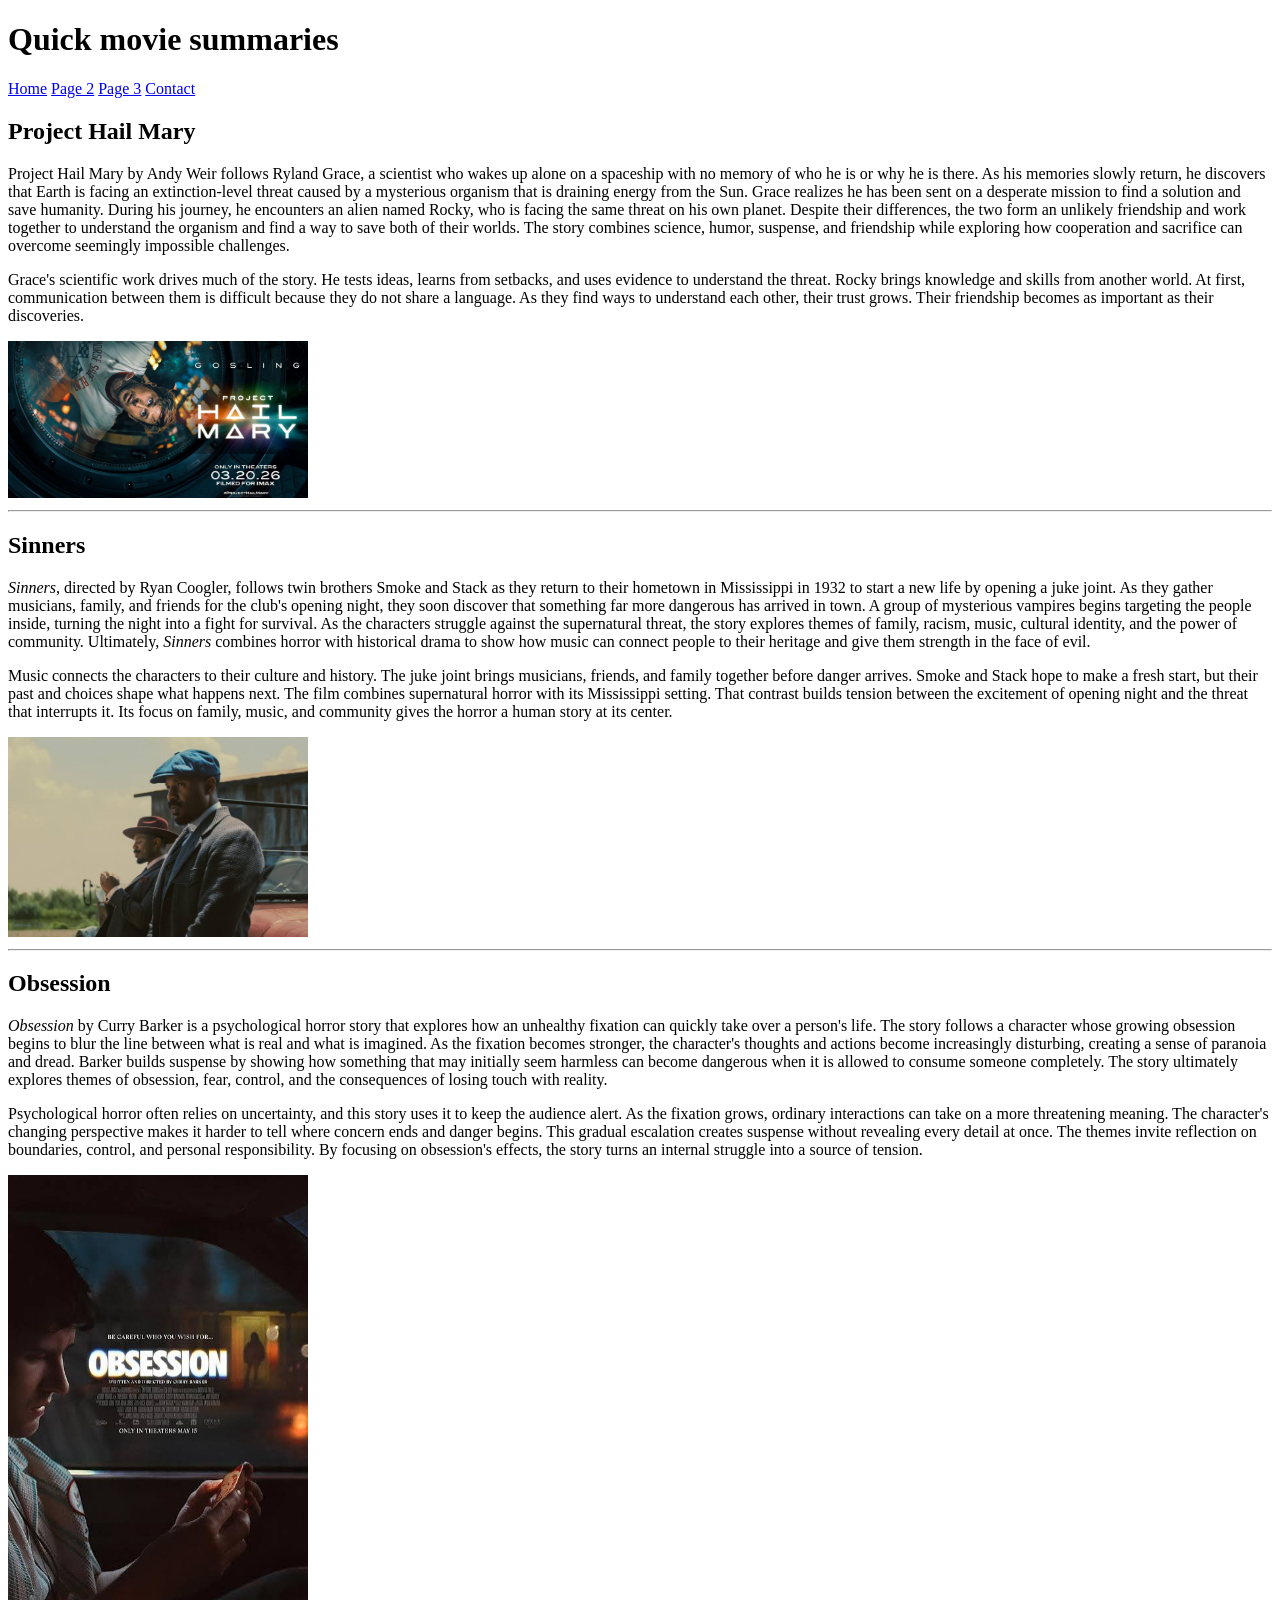
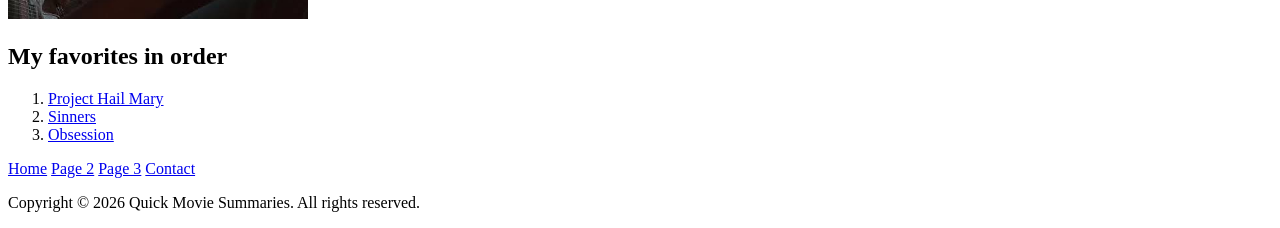
<file: index.html>
<!DOCTYPE html>
<html lang="en">
<head>
    <meta charset="UTF-8">
    <meta name="viewport" content="width=device-width, initial-scale=1.0">
    <title>Quick Movie Summaries</title>
</head>
<body>
    <div id="container">
    <header>
        <h1>Quick movie summaries</h1>
    </header>
    <nav aria-label="Main navigation">
        <a href="index.html">Home</a>
        <a href="index.page2.html">Page 2</a>
        <a href="index.page3.html">Page 3</a>
        <a href="index.contact-1.html">Contact</a>
    </nav>
    <main>
        <section class="movie-summaries" aria-label="Movie summaries">
        <article id="project-hail-mary">
            <h2>Project Hail Mary</h2>
            <p>Project Hail Mary by Andy Weir follows Ryland Grace, a scientist who wakes up alone on a spaceship with no memory of who he is or why he is there. As his memories slowly return, he discovers that Earth is facing an extinction-level threat caused by a mysterious organism that is draining energy from the Sun. Grace realizes he has been sent on a desperate mission to find a solution and save humanity. During his journey, he encounters an alien named Rocky, who is facing the same threat on his own planet. Despite their differences, the two form an unlikely friendship and work together to understand the organism and find a way to save both of their worlds. The story combines science, humor, suspense, and friendship while exploring how cooperation and sacrifice can overcome seemingly impossible challenges.</p>
            <p>Grace's scientific work drives much of the story. He tests ideas, learns from setbacks, and uses evidence to understand the threat. Rocky brings knowledge and skills from another world. At first, communication between them is difficult because they do not share a language. As they find ways to understand each other, their trust grows. Their friendship becomes as important as their discoveries.</p>
            <img src="project%20hail%20mary.jpeg" alt="Project Hail Mary movie poster" width="300" loading="lazy">
            <hr>
        </article>

        <article id="sinners">
            <h2>Sinners</h2>
            <p><em>Sinners</em>, directed by Ryan Coogler, follows twin brothers Smoke and Stack as they return to their hometown in Mississippi in 1932 to start a new life by opening a juke joint. As they gather musicians, family, and friends for the club's opening night, they soon discover that something far more dangerous has arrived in town. A group of mysterious vampires begins targeting the people inside, turning the night into a fight for survival. As the characters struggle against the supernatural threat, the story explores themes of family, racism, music, cultural identity, and the power of community. Ultimately, <em>Sinners</em> combines horror with historical drama to show how music can connect people to their heritage and give them strength in the face of evil.</p>
            <p>Music connects the characters to their culture and history. The juke joint brings musicians, friends, and family together before danger arrives. Smoke and Stack hope to make a fresh start, but their past and choices shape what happens next. The film combines supernatural horror with its Mississippi setting. That contrast builds tension between the excitement of opening night and the threat that interrupts it. Its focus on family, music, and community gives the horror a human story at its center.</p>
            <img src="sinners.jpeg" alt="Sinners movie poster" width="300" loading="lazy">
            <hr>
        </article>

        <article id="obsession">
            <h2>Obsession</h2>
            <p><em>Obsession</em> by Curry Barker is a psychological horror story that explores how an unhealthy fixation can quickly take over a person's life. The story follows a character whose growing obsession begins to blur the line between what is real and what is imagined. As the fixation becomes stronger, the character's thoughts and actions become increasingly disturbing, creating a sense of paranoia and dread. Barker builds suspense by showing how something that may initially seem harmless can become dangerous when it is allowed to consume someone completely. The story ultimately explores themes of obsession, fear, control, and the consequences of losing touch with reality.</p>
            <p>Psychological horror often relies on uncertainty, and this story uses it to keep the audience alert. As the fixation grows, ordinary interactions can take on a more threatening meaning. The character's changing perspective makes it harder to tell where concern ends and danger begins. This gradual escalation creates suspense without revealing every detail at once. The themes invite reflection on boundaries, control, and personal responsibility. By focusing on obsession's effects, the story turns an internal struggle into a source of tension.</p>
            <img src="obsession.jpeg" alt="Obsession movie poster" width="300" loading="lazy">
        </article>
        </section>
        <aside aria-labelledby="favorites-title">
            <h2 id="favorites-title">My favorites in order</h2>
            <ol>
                <li><a href="https://en.wikipedia.org/wiki/Project_Hail_Mary_(film)" target="_blank" rel="noopener noreferrer">Project Hail Mary</a></li>
                <li><a href="https://en.wikipedia.org/wiki/Sinners_(film)" target="_blank" rel="noopener noreferrer">Sinners</a></li>
                <li><a href="https://en.wikipedia.org/wiki/Obsession_(2023_film)" target="_blank" rel="noopener noreferrer">Obsession</a></li>
            </ol>
        </aside>
    </main>
    <nav aria-label="Footer navigation">
        <a href="index.html">Home</a>
        <a href="index.page2.html">Page 2</a>
        <a href="index.page3.html">Page 3</a>
        <a href="index.contact-1.html">Contact</a>
    </nav>
    <footer>
        <p>Copyright &copy; 2026 Quick Movie Summaries. All rights reserved.</p>
    </footer>
    </div>
</body>
</html>
</file>
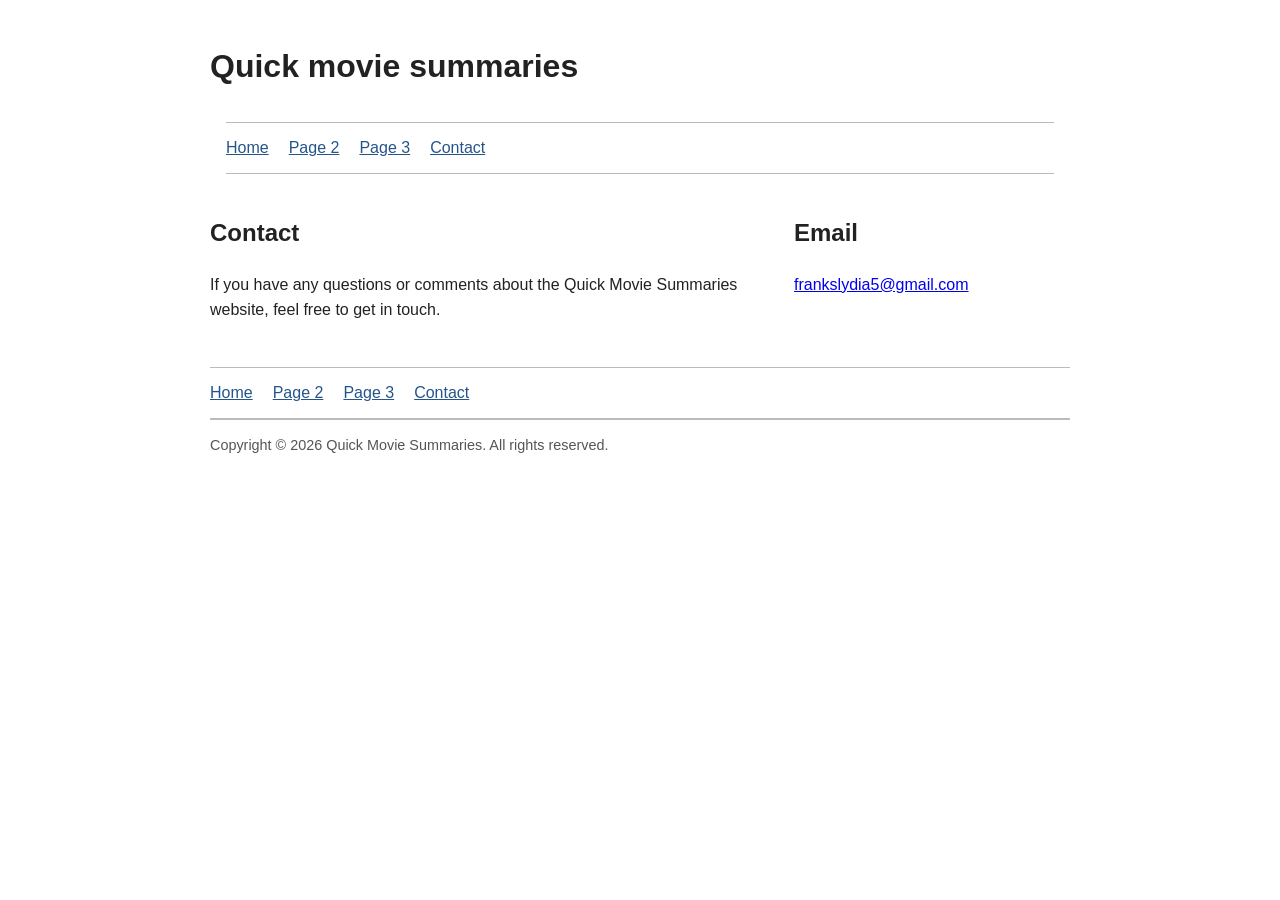
<file: index.contact-1.html>
<!DOCTYPE html>
<html lang="en">

<head>
   <meta charset="UTF-8">
   <meta name="viewport" content="width=device-width, initial-scale=1.0">
   <title>Contact</title>
    <style>
        * {
            box-sizing: border-box;
        }

        body {
            margin: 0;
            color: #222;
            background: #fff;
            font-family: Arial, sans-serif;
            line-height: 1.6;
        }

        #container,
        nav,
        footer {
            width: min(860px, calc(100% - 32px));
            margin: 0 auto;
        }

        header {
            padding: 20px 0 8px;
        }

        nav {
            display: flex;
            flex-wrap: wrap;
            gap: 8px 20px;
            padding: 12px 0;
            border-block: 1px solid #bbb;
        }

        nav a {
            color: #24558a;
        }

        nav a:focus-visible {
            outline: 2px solid #24558a;
            outline-offset: 3px;
        }

        main {
            display: grid;
            grid-template-columns: minmax(0, 2fr) minmax(180px, 1fr);
            gap: 32px;
            padding: 20px 0 28px;
        }

        footer {
            border-top: 1px solid #bbb;
            color: #555;
            font-size: 0.9rem;
        }

        @media (max-width: 600px) {
            main {
                grid-template-columns: 1fr;
                gap: 12px;
            }

            main aside {
                border-top: 1px solid #bbb;
                padding-top: 12px;
            }
        }
    </style>
</head>

<body>
    <div id="container">
        <header>
            <h1>Quick movie summaries</h1>
        </header>
        <nav aria-label="Main navigation">
            <a href="index.html">Home</a>
            <a href="index.page2.html">Page 2</a>
            <a href="index.page3.html">Page 3</a>
            <a href="index.contact-1.html">Contact</a>
        </nav>
        <main>
            <section aria-labelledby="contact-title">
                <h2 id="contact-title">Contact</h2>
                <p>If you have any questions or comments about the Quick Movie Summaries website, feel free to get in touch.</p>
            </section>
            <aside>
                <h2>Email</h2>
                <p><a href="mailto:frankslydia5@gmail.com">frankslydia5@gmail.com</a></p>
            </aside>
        </main>
    </div>
    <nav aria-label="Footer navigation">
        <a href="index.html">Home</a>
        <a href="index.page2.html">Page 2</a>
        <a href="index.page3.html">Page 3</a>
        <a href="index.contact-1.html">Contact</a>
    </nav>
    <footer>
        <p>Copyright &copy; 2026 Quick Movie Summaries. All rights reserved.</p>
    </footer>
</body>
</html>
</file>
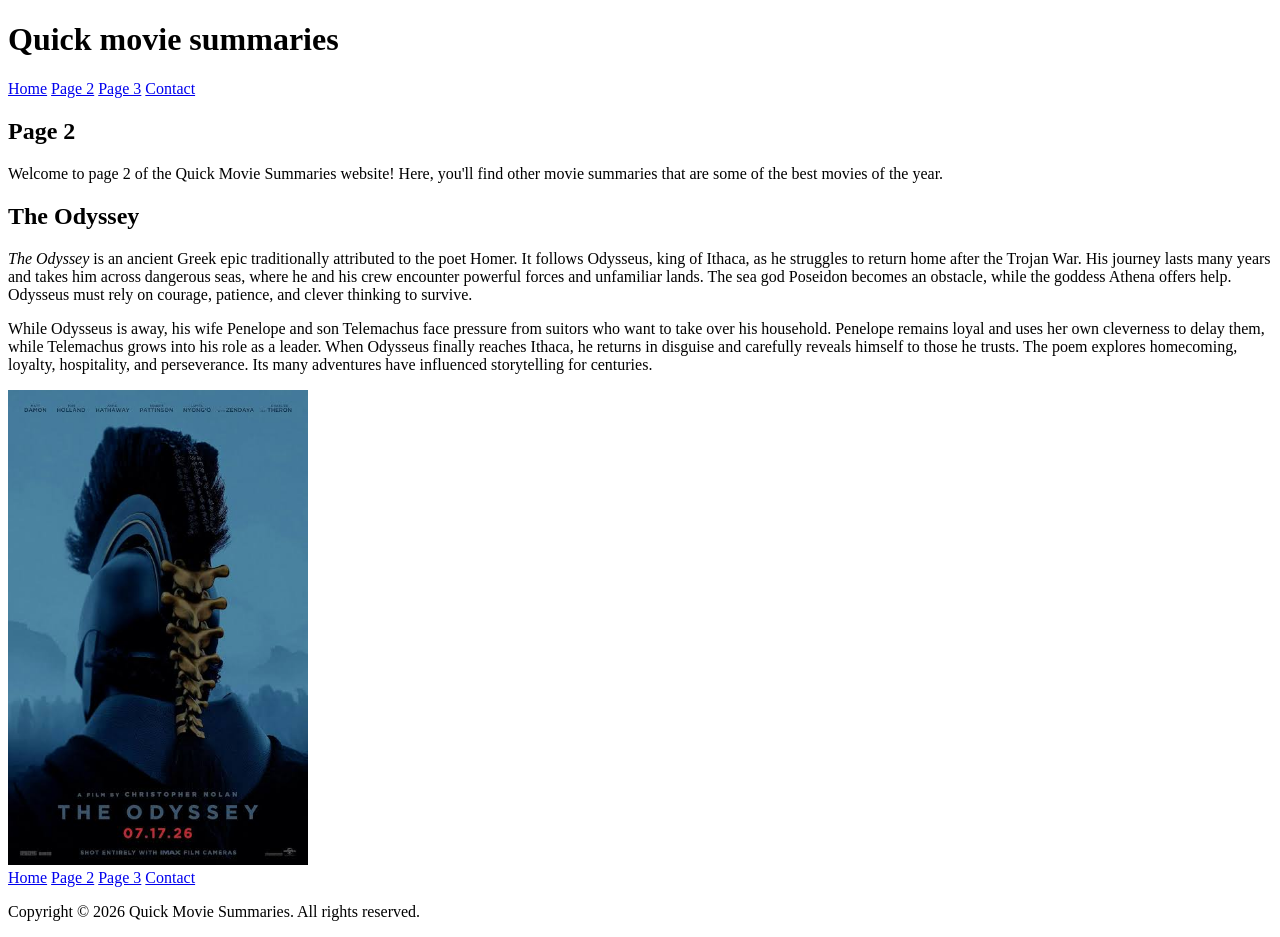
<file: index.page2.html>
<!DOCTYPE html>
<html lang="en">

<head>
   <meta charset="UTF-8">
   <meta name="viewport" content="width=device-width, initial-scale=1.0">
   <title> page 2</title>
</head>
 
<body>
    <div id="container">
        <header>
            <h1>Quick movie summaries</h1>
        </header>
        <nav aria-label="Main navigation">
            <a href="index.html">Home</a>
            <a href="index.page2.html">Page 2</a>
            <a href="index.page3.html">Page 3</a>
            <a href="index.contact-1.html">Contact</a>
        </nav>
        <main>
            <section aria-labelledby="page-two-title">
                <h2 id="page-two-title">Page 2</h2>
                <p>Welcome to page 2 of the Quick Movie Summaries website! Here, you'll find other movie summaries that are some of the best movies of the year.</p>
            </section>
            <section aria-labelledby="odyssey-title">
                <h2 id="odyssey-title">The Odyssey</h2>
                <p><em>The Odyssey</em> is an ancient Greek epic traditionally attributed to the poet Homer. It follows Odysseus, king of Ithaca, as he struggles to return home after the Trojan War. His journey lasts many years and takes him across dangerous seas, where he and his crew encounter powerful forces and unfamiliar lands. The sea god Poseidon becomes an obstacle, while the goddess Athena offers help. Odysseus must rely on courage, patience, and clever thinking to survive.</p>
                <p>While Odysseus is away, his wife Penelope and son Telemachus face pressure from suitors who want to take over his household. Penelope remains loyal and uses her own cleverness to delay them, while Telemachus grows into his role as a leader. When Odysseus finally reaches Ithaca, he returns in disguise and carefully reveals himself to those he trusts. The poem explores homecoming, loyalty, hospitality, and perseverance. Its many adventures have influenced storytelling for centuries.</p>
            </section>
            <aside aria-label="Movie poster collage">
                <img src="images-3.jpeg" alt="Movie poster collage" width="300">
            </aside>
        </main>
    </div>
    <nav aria-label="Footer navigation">
        <a href="index.html">Home</a>
        <a href="index.page2.html">Page 2</a>
        <a href="index.page3.html">Page 3</a>
        <a href="index.contact-1.html">Contact</a>
    </nav>
    <footer>
        <p>Copyright &copy; 2026 Quick Movie Summaries. All rights reserved.</p>
    </footer>
</body>
</file>
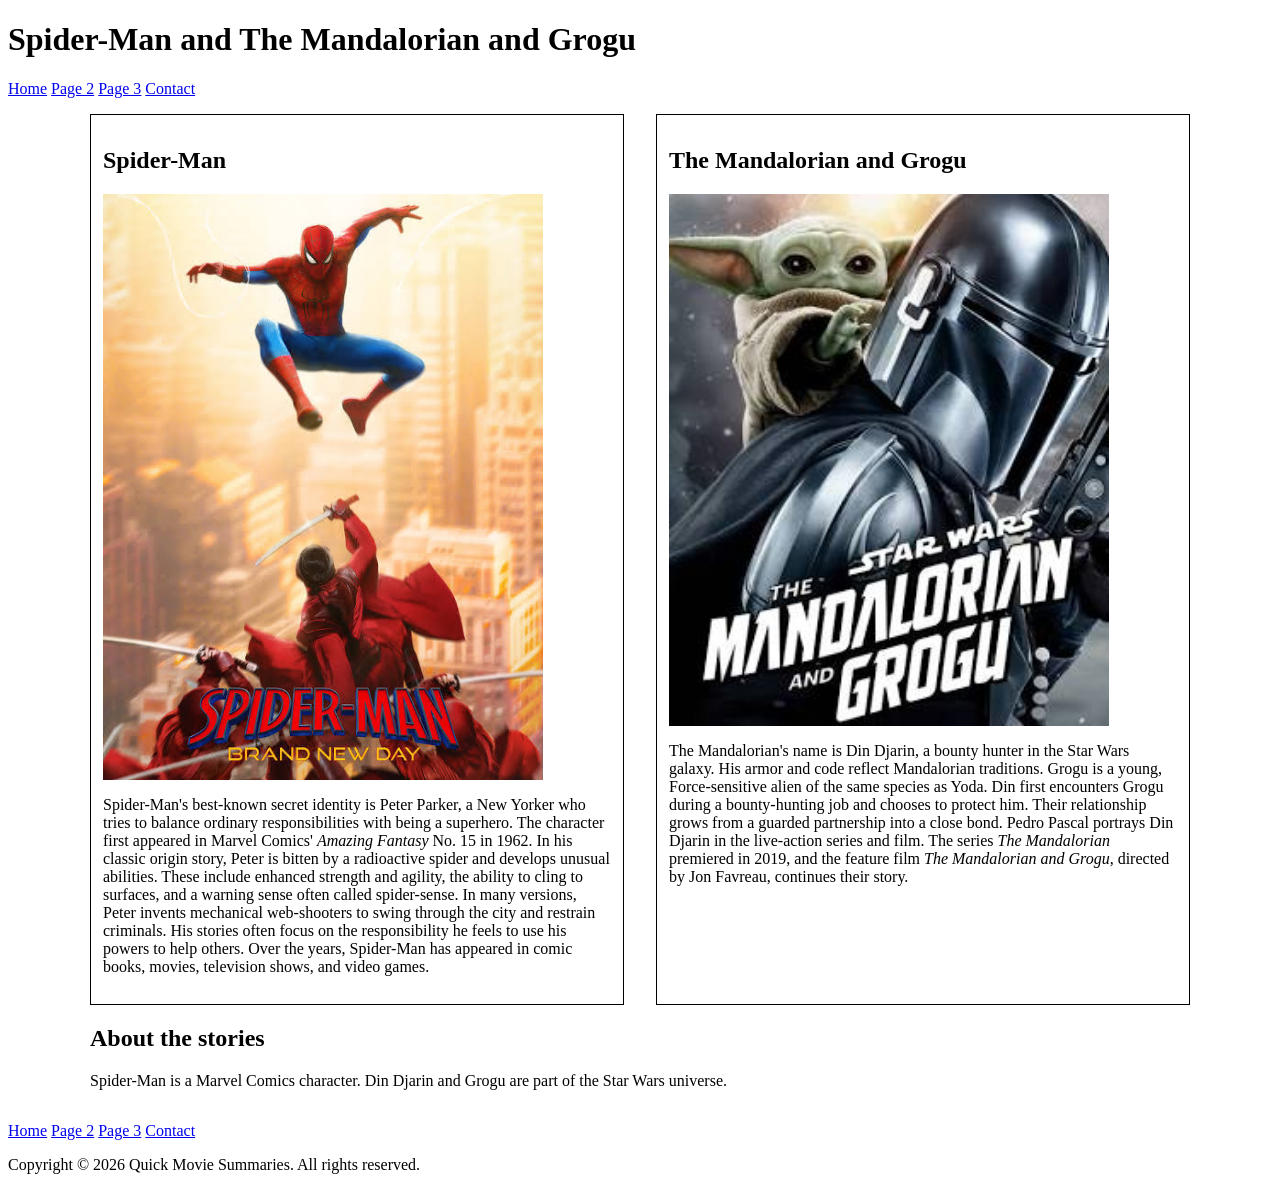
<file: index.page3.html>
<!DOCTYPE html>
<html lang="en">
<head>
	<meta charset="UTF-8">
	<meta name="viewport" content="width=device-width, initial-scale=1.0">
	<title>Spider-Man and The Mandalorian and Grogu</title>
	<style>
		main {
			max-width: 1100px;
			margin: 0 auto;
			padding: 16px;
		}

		.movie-columns {
			display: grid;
			grid-template-columns: repeat(2, minmax(0, 1fr));
			gap: 32px;
		}

		.movie {
			border: 1px solid #000;
			padding: 12px;
		}

		.movie img {
			display: block;
			width: 100%;
			max-width: 440px;
			height: auto;
		}

		@media (max-width: 680px) {
			.movie-columns {
				gap: 12px;
			}

			main {
				padding: 8px;
			}

			.movie {
				padding: 8px;
			}
		}
	</style>
</head>
<body>
	<header>
		<h1>Spider-Man and The Mandalorian and Grogu</h1>
	</header>
	<nav aria-label="Main navigation">
		<a href="index.html">Home</a>
		<a href="index.page2.html">Page 2</a>
		<a href="index.page3.html">Page 3</a>
		<a href="index.contact-1.html">Contact</a>
	</nav>
	<main>
		<section class="movie-columns" aria-label="Movie facts">
			<article class="movie">
				<h2>Spider-Man</h2>
				<img src="spiderman.jpeg" alt="Spider-Man poster" loading="lazy">
				<p>Spider-Man's best-known secret identity is Peter Parker, a New Yorker who tries to balance ordinary responsibilities with being a superhero. The character first appeared in Marvel Comics' <em>Amazing Fantasy</em> No. 15 in 1962. In his classic origin story, Peter is bitten by a radioactive spider and develops unusual abilities. These include enhanced strength and agility, the ability to cling to surfaces, and a warning sense often called spider-sense. In many versions, Peter invents mechanical web-shooters to swing through the city and restrain criminals. His stories often focus on the responsibility he feels to use his powers to help others. Over the years, Spider-Man has appeared in comic books, movies, television shows, and video games.</p>
			</article>

			<article class="movie">
				<h2>The Mandalorian and Grogu</h2>
				<img src="Mandalorian%20and%20Grogu.jpeg" alt="The Mandalorian and Grogu poster" loading="lazy">
				<p>The Mandalorian's name is Din Djarin, a bounty hunter in the Star Wars galaxy. His armor and code reflect Mandalorian traditions. Grogu is a young, Force-sensitive alien of the same species as Yoda. Din first encounters Grogu during a bounty-hunting job and chooses to protect him. Their relationship grows from a guarded partnership into a close bond. Pedro Pascal portrays Din Djarin in the live-action series and film. The series <em>The Mandalorian</em> premiered in 2019, and the feature film <em>The Mandalorian and Grogu</em>, directed by Jon Favreau, continues their story.</p>
			</article>
		</section>
		<aside>
			<h2>About the stories</h2>
			<p>Spider-Man is a Marvel Comics character. Din Djarin and Grogu are part of the Star Wars universe.</p>
		</aside>
	</main>
	<nav aria-label="Footer navigation">
		<a href="index.html">Home</a>
		<a href="index.page2.html">Page 2</a>
		<a href="index.page3.html">Page 3</a>
		<a href="index.contact-1.html">Contact</a>
	</nav>
	<footer>
		<p>Copyright &copy; 2026 Quick Movie Summaries. All rights reserved.</p>
	</footer>
</body>
</html>
</file>
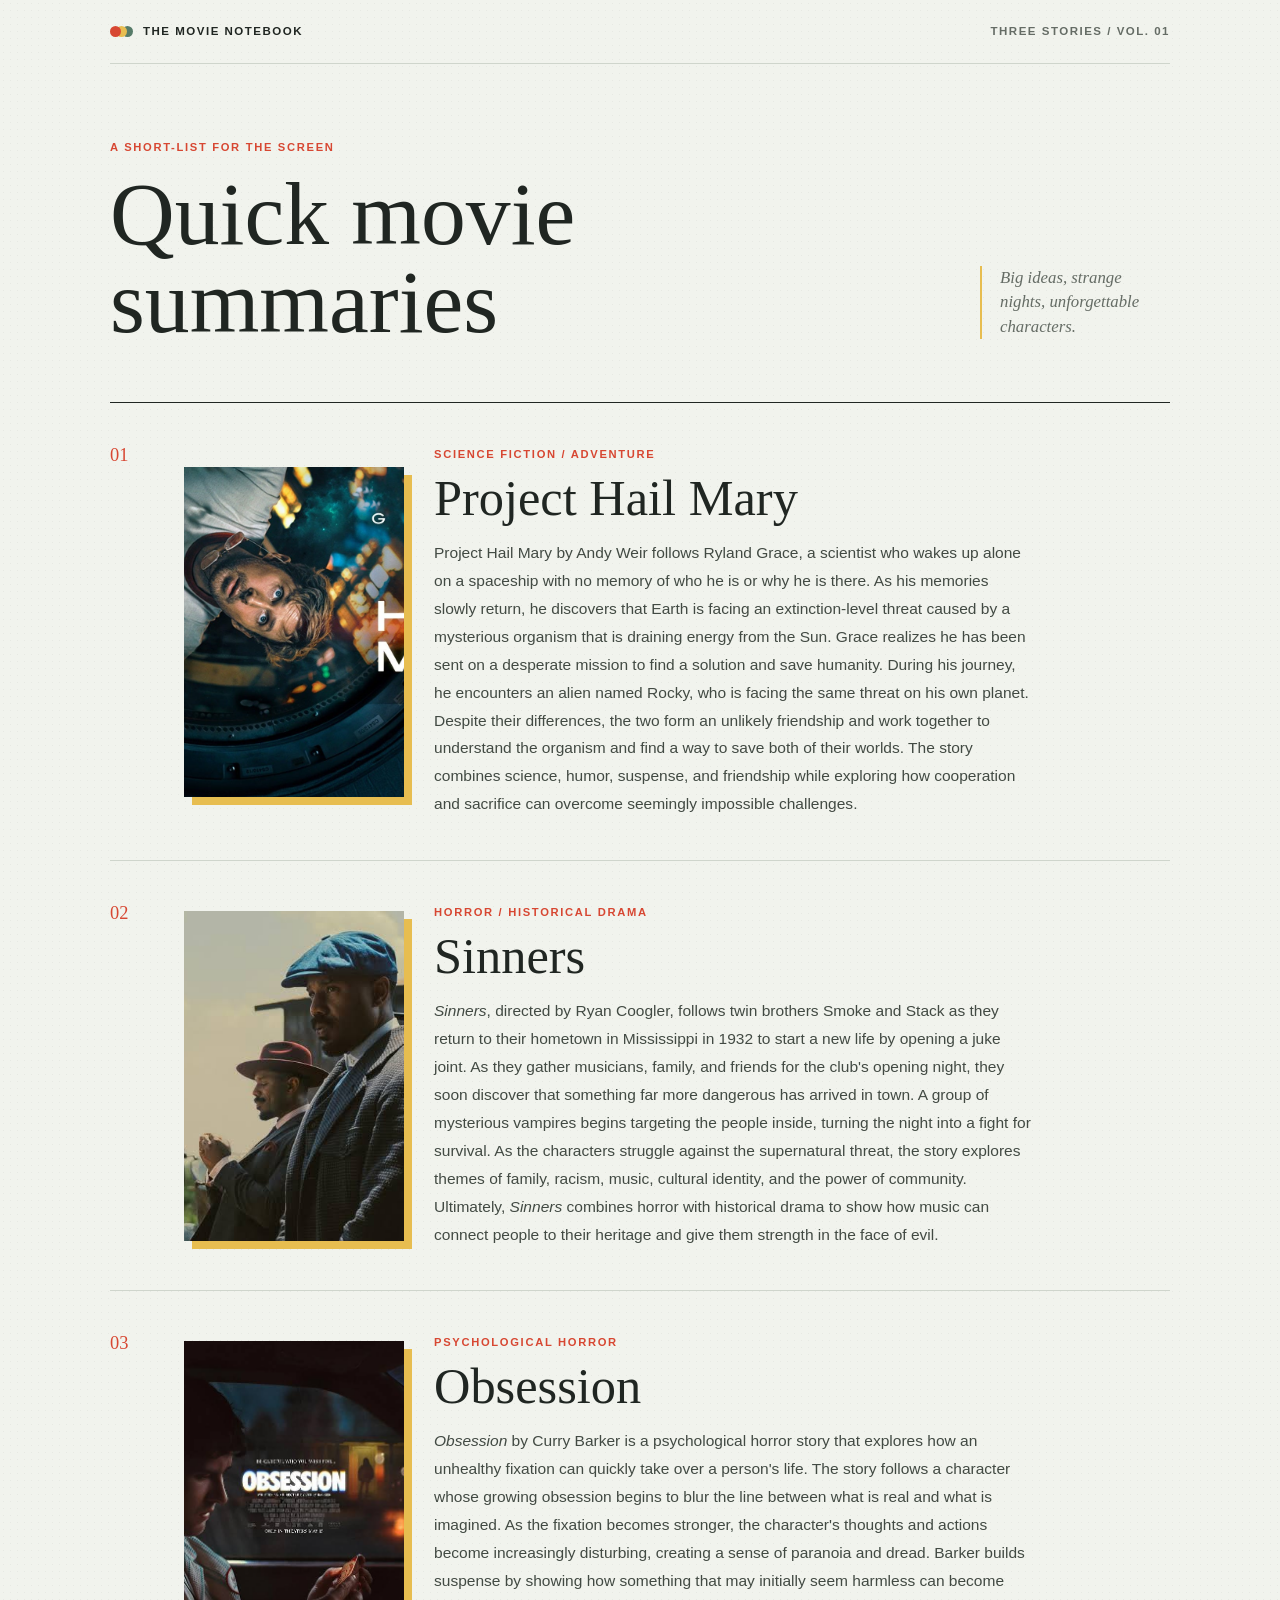
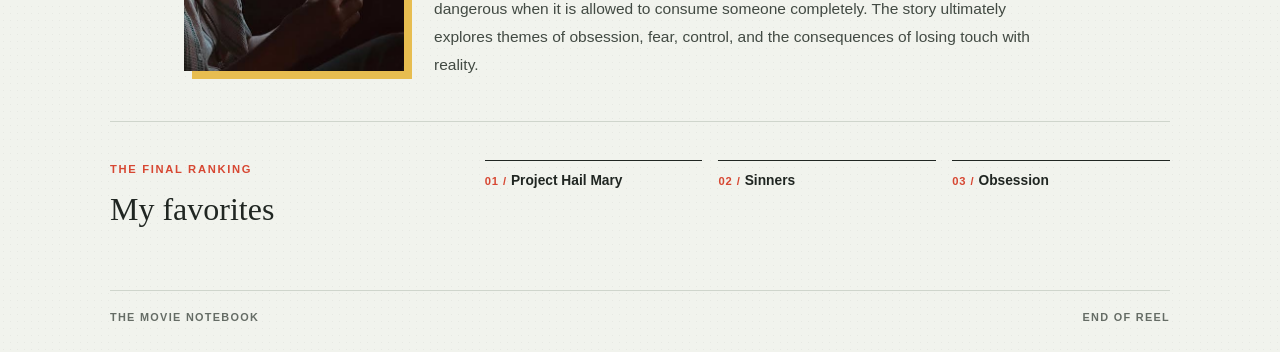
<file: lfranks.project1.html>
<!DOCTYPE html>
<html lang="en">
<head>
    <meta charset="UTF-8">
    <meta name="viewport" content="width=device-width, initial-scale=1.0">
    <meta name="theme-color" content="#f1f3ed">
    <title>Quick Movie Summaries</title>
    <style>
        :root {
            color-scheme: light;
            --paper: #f1f3ed;
            --ink: #202622;
            --muted: #656c65;
            --line: #cfd5cc;
            --red: #d74732;
            --yellow: #e7bd50;
            --green: #567b68;
            --serif: Georgia, "Times New Roman", serif;
            --sans: "Avenir Next", Avenir, "Trebuchet MS", sans-serif;
        }

        * {
            box-sizing: border-box;
        }

        html {
            scroll-behavior: smooth;
        }

        body {
            margin: 0;
            background-color: var(--paper);
            background-image: radial-gradient(#26332c0d 0.7px, transparent 0.7px);
            background-size: 7px 7px;
            color: var(--ink);
            font-family: var(--sans);
            line-height: 1.65;
        }

        a {
            color: inherit;
        }

        a:focus-visible {
            outline: 3px solid var(--red);
            outline-offset: 4px;
        }

        .page-shell {
            width: min(1060px, calc(100% - 48px));
            margin: 0 auto;
        }

        .masthead {
            display: flex;
            align-items: center;
            justify-content: space-between;
            padding: 22px 0;
            border-bottom: 1px solid var(--line);
            color: var(--muted);
            font-size: 0.72rem;
            font-weight: 700;
            letter-spacing: 0.13em;
            text-transform: uppercase;
        }

        .masthead-mark {
            display: inline-flex;
            align-items: center;
            gap: 10px;
            color: var(--ink);
        }

        .mark-dot {
            width: 11px;
            height: 11px;
            border-radius: 50%;
            background: var(--red);
            box-shadow: 6px 0 0 var(--yellow), 12px 0 0 var(--green);
            margin-right: 12px;
        }

        .intro {
            position: relative;
            display: grid;
            grid-template-columns: 1fr auto;
            align-items: end;
            gap: 30px;
            padding: 74px 0 56px;
            animation: arrive 650ms ease-out both;
        }

        .eyebrow,
        .film-kicker,
        .favorites-label {
            margin: 0;
            color: var(--red);
            font-size: 0.7rem;
            font-weight: 800;
            letter-spacing: 0.15em;
            text-transform: uppercase;
        }

        h1 {
            max-width: 700px;
            margin: 14px 0 0;
            font-family: var(--serif);
            font-size: clamp(3.5rem, 7vw, 6.6rem);
            font-weight: 400;
            letter-spacing: 0;
            line-height: 0.98;
        }

        .intro-note {
            max-width: 190px;
            margin: 0 0 7px;
            padding-left: 18px;
            border-left: 2px solid var(--yellow);
            color: var(--muted);
            font-family: var(--serif);
            font-size: 1.05rem;
            font-style: italic;
            line-height: 1.45;
        }

        .film-list {
            border-top: 1px solid var(--ink);
        }

        .film {
            display: grid;
            grid-template-columns: 44px minmax(150px, 220px) minmax(0, 1fr);
            gap: 30px;
            align-items: center;
            padding: 34px 0;
            border-bottom: 1px solid var(--line);
            animation: arrive 650ms ease-out both;
        }

        .film:nth-child(2) {
            animation-delay: 100ms;
        }

        .film:nth-child(3) {
            animation-delay: 200ms;
        }

        .film-number {
            align-self: start;
            padding-top: 3px;
            color: var(--red);
            font-family: var(--serif);
            font-size: 1.15rem;
        }

        .poster-frame {
            margin: 0;
            overflow: hidden;
            background: #d9ded6;
            box-shadow: 8px 8px 0 var(--yellow);
            aspect-ratio: 2 / 3;
        }

        .poster-frame img {
            display: block;
            width: 100%;
            height: 100%;
            object-fit: cover;
            transition: transform 350ms ease;
        }

        .poster-frame:hover img {
            transform: scale(1.035);
        }

        .film-copy {
            max-width: 600px;
            padding: 8px 0;
        }

        .film h2 {
            margin: 7px 0 14px;
            font-family: var(--serif);
            font-size: clamp(2rem, 4vw, 3.15rem);
            font-weight: 400;
            letter-spacing: 0;
            line-height: 1.08;
        }

        .film p:not(.film-kicker) {
            margin: 0;
            color: #424a43;
            font-size: 0.97rem;
            line-height: 1.8;
        }

        .favorites {
            display: grid;
            grid-template-columns: 1fr 2fr;
            gap: 32px;
            align-items: start;
            padding: 38px 0 54px;
        }

        .favorites h2 {
            margin: 5px 0 0;
            font-family: var(--serif);
            font-size: 2rem;
            font-weight: 400;
        }

        .favorites ol {
            display: grid;
            grid-template-columns: repeat(3, minmax(0, 1fr));
            gap: 16px;
            margin: 0;
            padding: 0;
            list-style: none;
            counter-reset: favorites;
        }

        .favorites li {
            counter-increment: favorites;
            border-top: 1px solid var(--ink);
        }

        .favorites a {
            display: block;
            padding-top: 9px;
            font-size: 0.86rem;
            font-weight: 700;
            text-decoration-color: transparent;
            text-underline-offset: 4px;
            transition: color 150ms ease, text-decoration-color 150ms ease;
        }

        .favorites a::before {
            content: "0" counter(favorites) " / ";
            color: var(--red);
            font-size: 0.7rem;
            letter-spacing: 0.08em;
        }

        .favorites a:hover {
            color: var(--red);
            text-decoration-color: currentColor;
        }

        footer {
            display: flex;
            justify-content: space-between;
            padding: 18px 0 25px;
            border-top: 1px solid var(--line);
            color: var(--muted);
            font-size: 0.68rem;
            font-weight: 700;
            letter-spacing: 0.12em;
            text-transform: uppercase;
        }

        @keyframes arrive {
            from {
                opacity: 0;
                transform: translateY(12px);
            }
            to {
                opacity: 1;
                transform: translateY(0);
            }
        }

        @media (max-width: 700px) {
            .page-shell {
                width: min(100% - 34px, 560px);
            }

            .intro {
                grid-template-columns: 1fr;
                gap: 20px;
                padding: 54px 0 38px;
            }

            h1 {
                max-width: 550px;
                font-size: clamp(3.4rem, 16vw, 5rem);
            }

            .intro-note {
                max-width: 260px;
            }

            .film {
                grid-template-columns: 28px minmax(105px, 34%) minmax(0, 1fr);
                gap: 15px;
                align-items: start;
                padding: 26px 0;
            }

            .poster-frame {
                box-shadow: 5px 5px 0 var(--yellow);
            }

            .film-copy {
                padding: 0;
            }

            .film h2 {
                margin: 5px 0 9px;
                font-size: clamp(1.45rem, 6vw, 2.1rem);
            }

            .film p:not(.film-kicker) {
                font-size: 0.86rem;
                line-height: 1.65;
            }

            .favorites {
                grid-template-columns: 1fr;
                gap: 20px;
                padding: 32px 0 40px;
            }

            .favorites ol {
                gap: 10px;
            }

            .favorites a {
                font-size: 0.76rem;
            }
        }

        @media (max-width: 430px) {
            .film {
                grid-template-columns: 22px minmax(82px, 30%) minmax(0, 1fr);
                gap: 12px;
            }

            .film-number {
                font-size: 0.95rem;
            }

            .film-kicker {
                font-size: 0.58rem;
                letter-spacing: 0.1em;
            }

            .film h2 {
                font-size: 1.45rem;
            }

            .film p:not(.film-kicker) {
                font-size: 0.8rem;
            }

            .favorites ol {
                grid-template-columns: 1fr;
            }

            footer {
                gap: 12px;
                font-size: 0.58rem;
            }
        }

        @media (prefers-reduced-motion: reduce) {
            *,
            *::before,
            *::after {
                scroll-behavior: auto !important;
                animation-duration: 0.01ms !important;
                transition-duration: 0.01ms !important;
            }
        }
    </style>
</head>
<body>
    <div class="page-shell">
        <header class="masthead">
            <span class="masthead-mark"><span class="mark-dot" aria-hidden="true"></span> The movie notebook</span>
            <span>Three stories / Vol. 01</span>
        </header>

        <main>
            <section class="intro" aria-labelledby="page-title">
                <div>
                    <p class="eyebrow">A short-list for the screen</p>
                    <h1 id="page-title">Quick movie<br>summaries</h1>
                </div>
                <p class="intro-note">Big ideas, strange nights, unforgettable characters.</p>
            </section>

            <section class="film-list" aria-label="Movie summaries">
                <article class="film" id="project-hail-mary">
                    <span class="film-number" aria-hidden="true">01</span>
                    <figure class="poster-frame">
                        <img src="project%20hail%20mary.jpeg" alt="Project Hail Mary movie poster" loading="lazy">
                    </figure>
                    <div class="film-copy">
                        <p class="film-kicker">Science fiction / adventure</p>
                        <h2>Project Hail Mary</h2>
                        <p>Project Hail Mary by Andy Weir follows Ryland Grace, a scientist who wakes up alone on a spaceship with no memory of who he is or why he is there. As his memories slowly return, he discovers that Earth is facing an extinction-level threat caused by a mysterious organism that is draining energy from the Sun. Grace realizes he has been sent on a desperate mission to find a solution and save humanity. During his journey, he encounters an alien named Rocky, who is facing the same threat on his own planet. Despite their differences, the two form an unlikely friendship and work together to understand the organism and find a way to save both of their worlds. The story combines science, humor, suspense, and friendship while exploring how cooperation and sacrifice can overcome seemingly impossible challenges.</p>
                    </div>
                </article>

                <article class="film" id="sinners">
                    <span class="film-number" aria-hidden="true">02</span>
                    <figure class="poster-frame">
                        <img src="sinners.jpeg" alt="Sinners movie poster" loading="lazy">
                    </figure>
                    <div class="film-copy">
                        <p class="film-kicker">Horror / historical drama</p>
                        <h2>Sinners</h2>
                        <p><em>Sinners</em>, directed by Ryan Coogler, follows twin brothers Smoke and Stack as they return to their hometown in Mississippi in 1932 to start a new life by opening a juke joint. As they gather musicians, family, and friends for the club's opening night, they soon discover that something far more dangerous has arrived in town. A group of mysterious vampires begins targeting the people inside, turning the night into a fight for survival. As the characters struggle against the supernatural threat, the story explores themes of family, racism, music, cultural identity, and the power of community. Ultimately, <em>Sinners</em> combines horror with historical drama to show how music can connect people to their heritage and give them strength in the face of evil.</p>
                    </div>
                </article>

                <article class="film" id="obsession">
                    <span class="film-number" aria-hidden="true">03</span>
                    <figure class="poster-frame">
                        <img src="obsession.jpeg" alt="Obsession movie poster" loading="lazy">
                    </figure>
                    <div class="film-copy">
                        <p class="film-kicker">Psychological horror</p>
                        <h2>Obsession</h2>
                        <p><em>Obsession</em> by Curry Barker is a psychological horror story that explores how an unhealthy fixation can quickly take over a person's life. The story follows a character whose growing obsession begins to blur the line between what is real and what is imagined. As the fixation becomes stronger, the character's thoughts and actions become increasingly disturbing, creating a sense of paranoia and dread. Barker builds suspense by showing how something that may initially seem harmless can become dangerous when it is allowed to consume someone completely. The story ultimately explores themes of obsession, fear, control, and the consequences of losing touch with reality.</p>
                    </div>
                </article>
            </section>

            <section class="favorites" aria-labelledby="favorites-title">
                <div>
                    <p class="favorites-label">The final ranking</p>
                    <h2 id="favorites-title">My favorites</h2>
                </div>
                <ol>
                    <li><a href="https://en.wikipedia.org/wiki/Project_Hail_Mary_(film)" target="_blank" rel="noopener noreferrer">Project Hail Mary</a></li>
                    <li><a href="https://en.wikipedia.org/wiki/Sinners_(film)" target="_blank" rel="noopener noreferrer">Sinners</a></li>
                    <li><a href="https://en.wikipedia.org/wiki/Obsession_(2023_film)" target="_blank" rel="noopener noreferrer">Obsession</a></li>
                </ol>
            </section>
        </main>

        <footer>
            <span>The movie notebook</span>
            <span>End of reel</span>
        </footer>
    </div>
</body>
</html>
</file>
